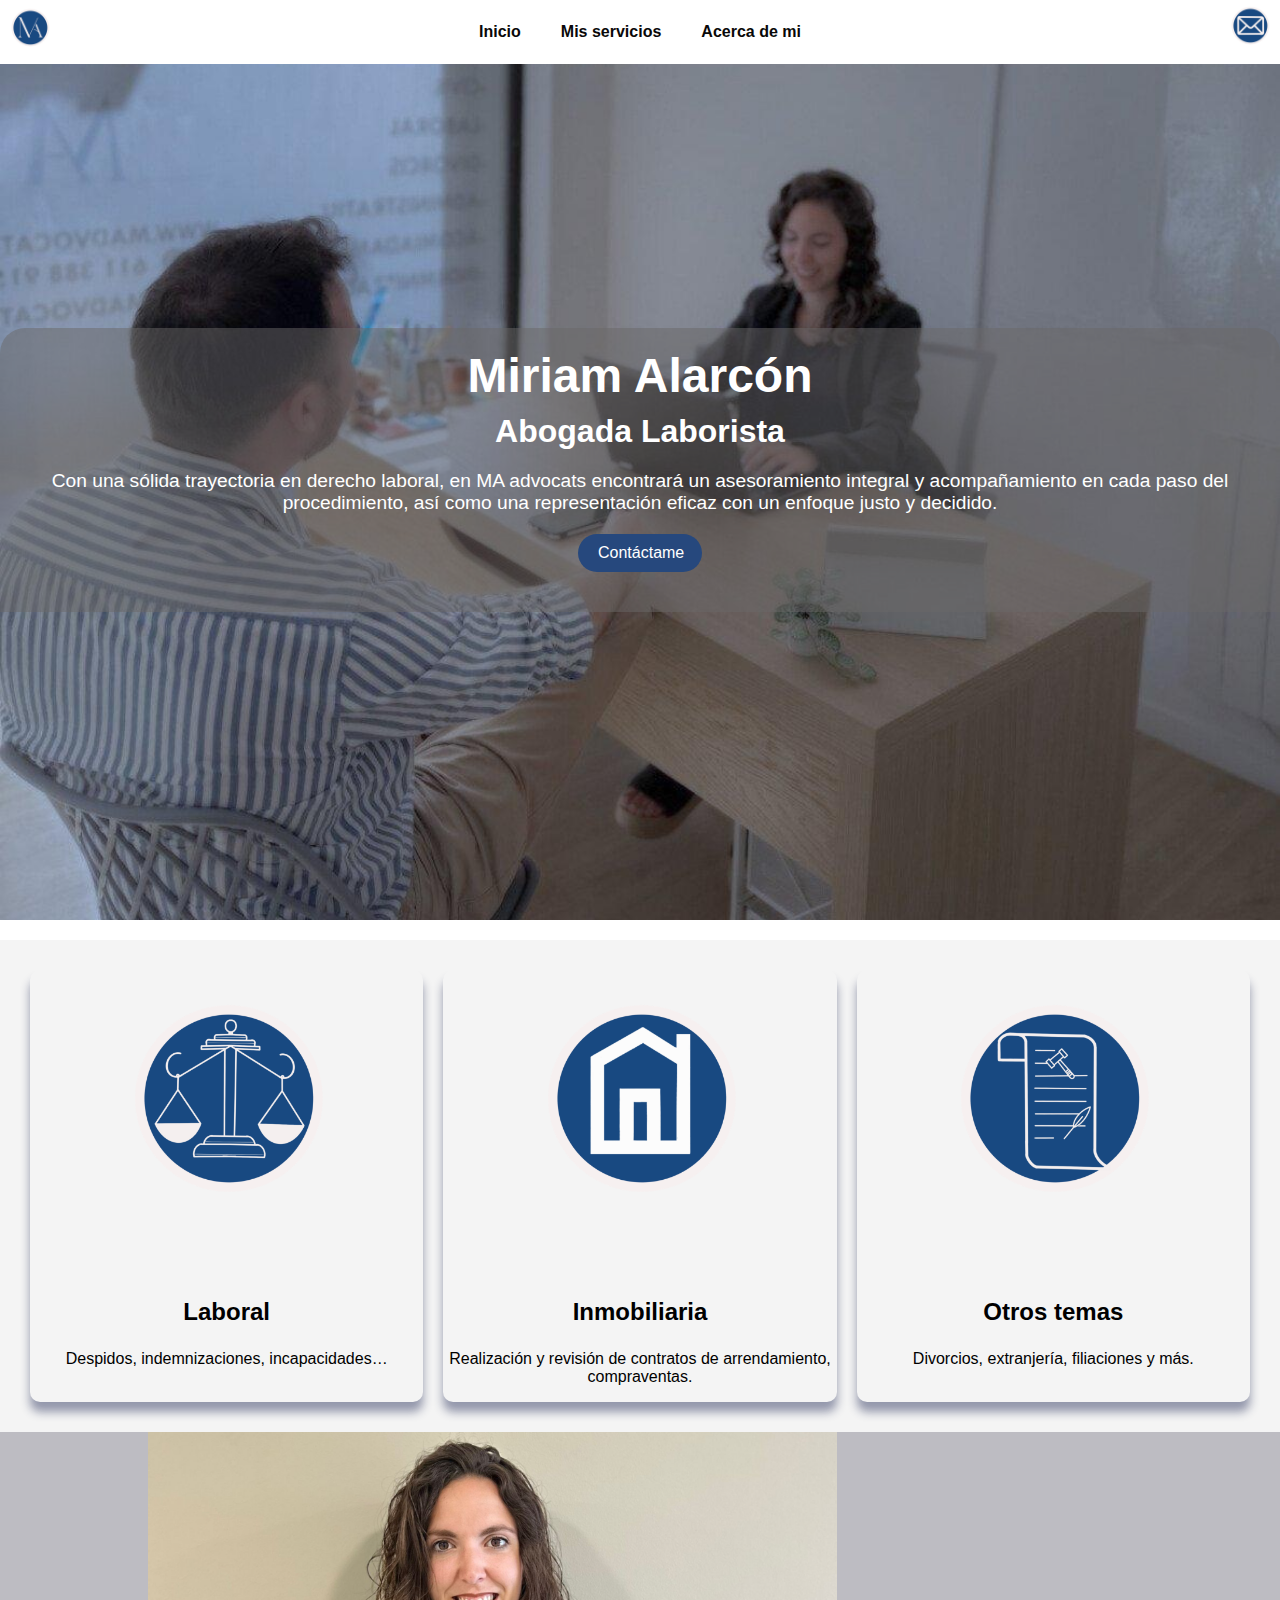
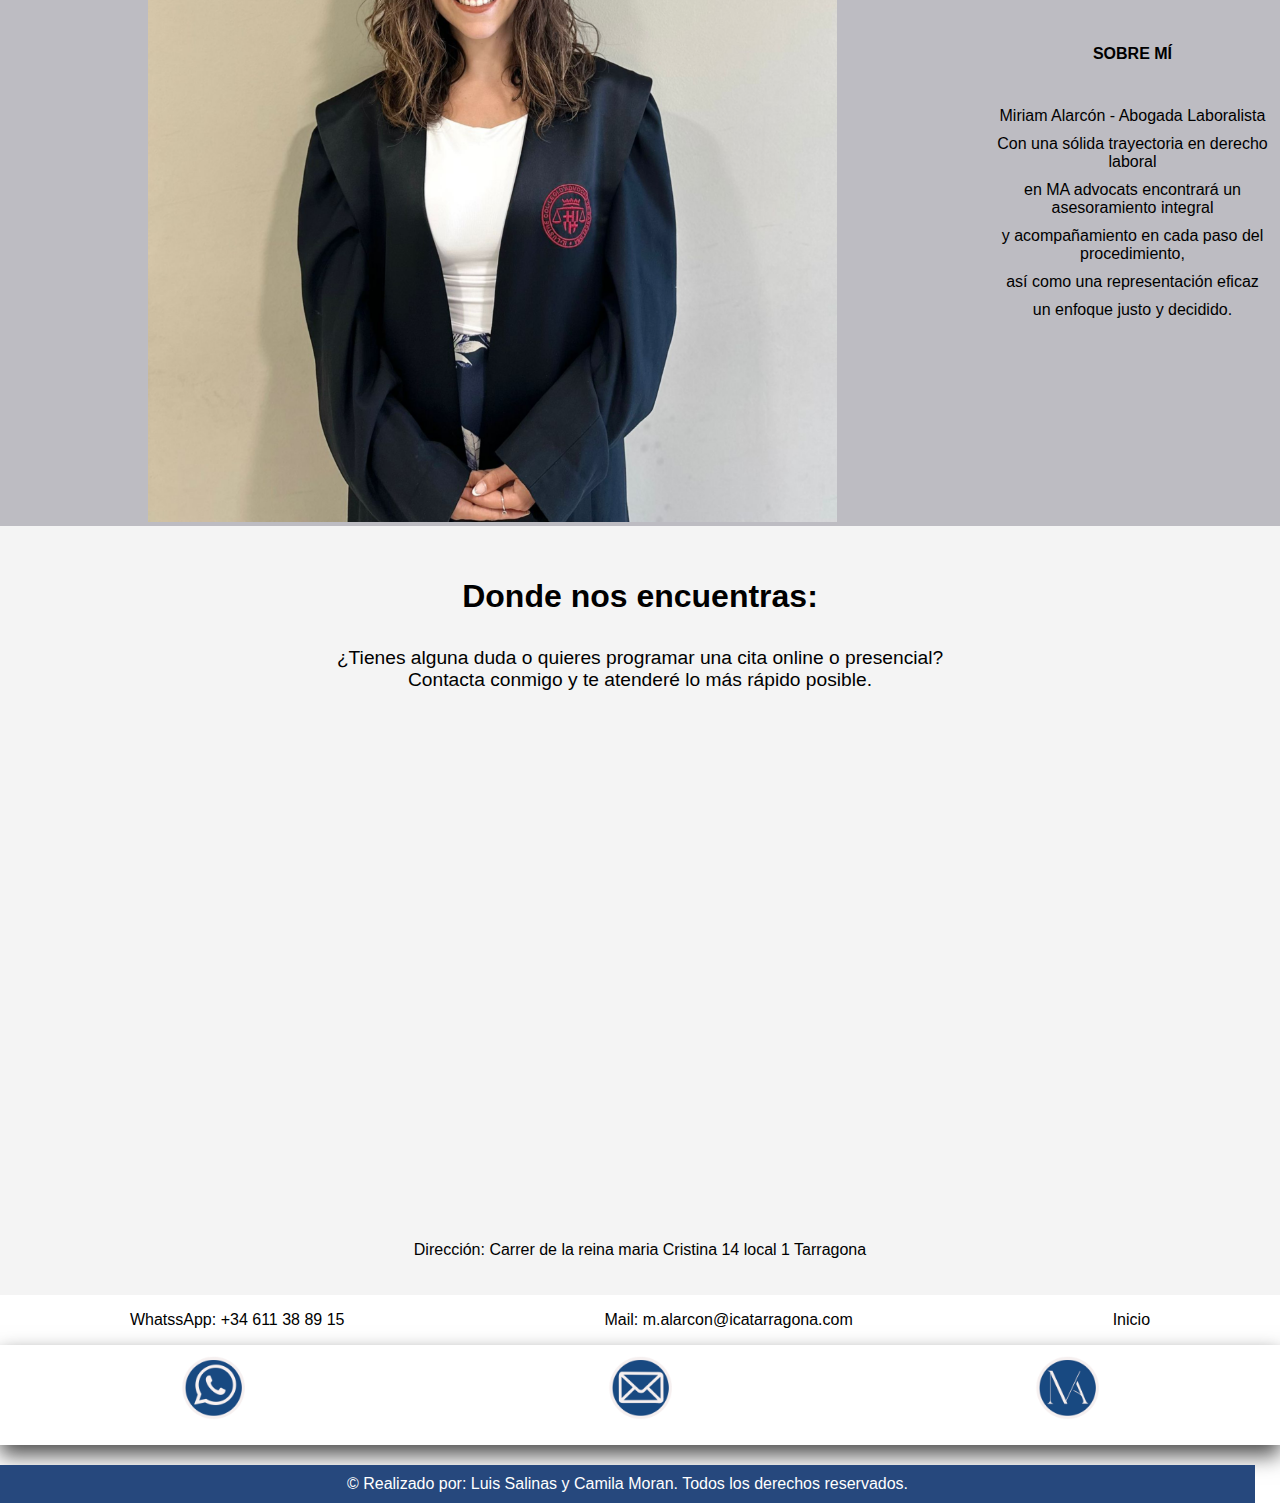
<file: index.html>
<!DOCTYPE html>
<html lang="es">
<head>
<meta charset="UTF-8">
<meta name="viewport" content="width=device-width, initial-scale=1.0">
<meta name="Realizado por :" content="Luis M Salinas y Camila Moran">
<title>Miriam Alarcon</title>
<link type="image/png" sizes="16x16" rel="icon" href="./img/iconopeq.png">
<link rel="stylesheet" href="./css/styles.css">
</head>
<body>
<header>
  <nav> <!-- Bloque 1 -->
    <img src="./img/logo.png" alt="logo">
    <ul class="navbar">
      
      <li><a href="#inicio">Inicio</a></li>
      <li><a href="#mis-servicios">Mis servicios</a></li>
      <li><a href="#sobre">Acerca de mi</a></li>
     </ul>
     <div class="mail">
    <a href="mailto:m.alarcon@icatarragona.com"><img src="./img/mail.png" alt="mail" title="Envia Mail"></a>
  </div>
  </nav>
</header>
<div class="hero" id="inicio"> <!-- Bloque 2 -->
  <div class="overlay">
    <h1>Miriam Alarcón</h1>
    <h2>Abogada Laborista</h2>
    <p>
      Con una sólida trayectoria en derecho laboral, en MA advocats encontrará 
      un asesoramiento integral y acompañamiento en cada paso del procedimiento,
       así como una representación eficaz con un enfoque justo y decidido.</p>
    <button id="contactButton" onclick="scrollToForm()">Contáctame</button>
  </div>
</div>
<div class="servicios" id="mis-servicios"> <!-- Bloque 3 -->
    <div class="izq">
        <img src="./img/justicia.png" width="300px" alt="docume">
        <center><p class="uno">Laboral</p>
            <p class="dos">
              Despidos, indemnizaciones, incapacidades…
              </p></center>
    </div>
    <div class="centro">
    <img src="./img/inmobiliaria.png" width="300px" alt="state">
    <center><p class="uno">Inmobiliaria</p>
    <p class="dos">Realización y revisión de contratos de arrendamiento, compraventas.
    </p></center>
    </div>
    <div class="der">
    <img src="./img/formu.png" width="300px" alt="justic">
        <center><p class="uno">Otros temas</p>
            <p class="dos">Divorcios, extranjería, filiaciones y más.</p>
        </center>
    </div>
</div>
<div class="sobre" id="sobre"> <!-- Bloque 4 -->
    <div class="acerca">
        <img src="./img/aboutme.png" alt="Foto">
    </div>
    <div class="sobre" id="Contactame">
        <ul>
            <p><b>SOBRE MÍ</b></p> <br>
            
            <li>Miriam Alarcón - Abogada Laboralista</li>
            <li>Con una sólida trayectoria en derecho laboral</li>
            <li>en MA advocats encontrará un asesoramiento integral</li>
            <li>y acompañamiento en cada paso del procedimiento,</li>
            <li>así como una representación eficaz </li>
            <li>un enfoque justo y decidido.</li>
        </ul>
    </div>
</div>

<script>
  function scrollToForm() {
      document.getElementById("Contactarme").scrollIntoView({ behavior: 'smooth' });
  }
  </script>

<div class="contacto" id="Contactarme"> <!-- Bloque 5 -->
<p class="uno">Donde nos encuentras:</p>
<p class="dos">¿Tienes alguna duda o quieres programar una cita online o presencial? <br>
    Contacta conmigo y te atenderé lo más rápido posible.</p>

        <iframe src="https://www.google.com/maps/embed?pb=!1m12!1m8!1m3!1d24741.05946695275!2d1.3897994930364936!3d41.143449066002724!3m2!1i1024!2i768!4f13.1!2m1!1sCarrer%20L%20Urbanizaci%C3%B3n%20Clarasol%20Torredembarra%2C%20Spain!5e0!3m2!1ses!2sus!4v1729521741193!5m2!1ses!2sus" width="900" height="600" style="border:0;" allowfullscreen="" loading="lazy" referrerpolicy="no-referrer-when-downgrade"></iframe>
        <p> Dirección: Carrer de la reina maria Cristina 14 local 1 Tarragona</p>
 </div>
 <div class="infomap">
  <p>WhatssApp: +34 611 38 89 15</p><p>Mail: m.alarcon@icatarragona.com</p><p>Inicio </p>
</div>
 <div class="bajoMapa">
 
  
 <a href="https://wa.me/+34611388915"><img src="./img/whats.png"alt="wahts" title="Enviar Mensaje"></a>
 
 
<a href="mailto:m.alarcon@icatarragona.com"><img src="./img/mail.png" alt="mail" title="Enviar Mail"></a>
 
 <a href="#inicio"><img src="./img/logo.png" alt="logo"></a>
 </div>
 <Footer>
  <div id="footer"> <!-- Bloque 7 -->
    <p><p>&copy; <span id="year"></span> Realizado por: Luis Salinas y Camila Moran. Todos los derechos reservados.</p></p>
</div>
 </Footer>   
</body>
</html>
</file>
<file: css/styles.css>
/* Estilos generales */
/* Bloque 1 */
body {
    font-family: Arial, sans-serif;
    margin: 0;
    padding: 0;
    box-sizing: border-box;
}

/* Estilos del encabezado y la barra de navegación */
header {
    background-color:#ffffff;
    color: rgb(0, 0, 0);
    padding:  0; /* Desde aqui */
    width: 100%;
    position: fixed; /* Fija el encabezado en la parte superior */
    top: 0;
    z-index: 1000; /* Asegura que el encabezado esté por encima de otros elementos */
    display: flex;
}
nav{
   display: flex ;
   justify-content: space-between;
   align-items: center;
    width: 100%;
}

.navbar {
    list-style-type: none;
    margin: 0;
    padding: 0;
    overflow: hidden;
    text-align: center;
    display: flex;
    flex-direction: row;
}

.navbar li {
    display: inline;
    padding: 0 20px;
}

.navbar a {
    color: rgb(9, 8, 8);
    text-decoration: none;
    font-weight: bold;
}

.navbar a:hover {
    text-decoration: underline;
}

.mailto a img { 
    width: 50px;
    height: 50px;
    border-radius: 50%;
    position: relative;
    transition-duration: 2s;
    
}
.mailto:hover{
    scale:2;
    background:#26487D;
    box-shadow: 0 0 10px #38539e;
}
img{
    width:60px ;
}
    /* Estilos de la sección hero */
    /* Bloque 2 */
.hero {
    position: relative;
    background: url('../img/banner.jpg') no-repeat center center/cover;
    height: 900px;
    color: white;
    text-align: center;
    display: flex;
    justify-content: center;
    align-items: center;
    margin-top: 20px;
    margin-bottom: 20px;
}

.overlay {
    background-color: rgba(105, 103, 103, 0.5);
    padding: 20px;
    border-top-right-radius: 25px;
    border-top-left-radius: 25px;
}

.hero h1 {
    font-size: 3em;
    margin: 0;
}

.hero h2 {
    font-size: 2em;
    margin: 10px 0;
}

.hero p {
    font-size: 1.2em;
}

.hero button {
    background-color:#26487D;
    color: white;
    border: none;
    padding: 10px 20px;
    font-size: 1em;
    cursor: pointer;
}

.hero button:hover {
    background-color: #091830e0;
}

/* Estilos de la sección de servicios */
/* Bloque 3 */
.servicios {
    display: flex;
    justify-content: space-around;
    padding: 20px;
    background-color: #f4f4f4;
    flex-wrap: wrap;
}

.servicios div {
    text-align: center;
    flex: 1 1 300px;
    margin: 10px;
    transition: transform 0.3s ease, box-shadow 0.3s ease;
    box-shadow: 0 10px 10px rgba(33, 42, 85, 0.455);
    border-radius: 10px;
}

.servicios div:hover {
    transform: scale(1.1); /* Aumenta el tamaño del elemento */
    /*box-shadow: 0 10px 20px rgba(0, 0, 0, 0.7); /* Añade una sombra */
}

.servicios img {
    width: 300px;
    height: 300px;
}

.servicios .uno {
    font-size: 1.5em;
    font-weight: bold;
}

.servicios .dos {
    font-size: 1em;
}
.bajoMapa{
    display: flex;
    box-shadow: 0 10px 20px rgba(0, 0, 0, 0.7);
    justify-content: space-around;
    align-items: center;
    width: 100%;
    


}
.bajoMapa img{
    width: 100px;
    height: 100px;
    display: flex;
    justify-content: space-around;

}
.infomap{
    display: flex;
    justify-items:flex-end;
    justify-content:space-around;
}

/* Media Queries para diseño responsive */
@media (max-width: 768px) {
    .servicios {
        flex-direction: column;
        align-items: center;
    }
}

/* Estilos de la sección sobre mí */
/* Bloque 4 */
.sobre {
    display: flex;
    align-items: center;
    text-align: center;
    background-color: #bdbcc2;
}
.acerca{
    width: 100%;
}
.acerca img {
    
   width: 70%;
    height: 70%;
}

.sobre ul {
    list-style-type: none;
    padding: 0;
}

.sobre ul li {
    margin: 10px 0;
}

/* Estilos de los botones de desplazamiento */
#scrollUpBtn, #scrollDownBtn {
    position: fixed;
    bottom: 20px;
    right: 20px;
    background-color: #333;
    color: white;
    border: none;
    padding: 10px;
    cursor: pointer;
    display: none;
}

#scrollUpBtn:hover, #scrollDownBtn:hover {
    background-color: #555;
}

/* Media Queries para diseño responsive */
@media (max-width: 768px) {
    .sobre {
        flex-direction: column;
        align-items: center;
    }
}

/* Estilos de la sección de contacto */
/* Bloque 5 */
.contacto {
    padding: 20px;
    background-color: #f4f4f4;
    text-align: center;;
}

.contacto .uno {
    font-size: 2em;
    font-weight: bold;
}

.contacto .dos {
    font-size: 1.2em;
    margin: 10px 0;
}

/* Estilos del iframe de Google Maps */
.contacto iframe {
    width: 90%;
    height: 500px;
    border: 1px solid black; /* Añade un borde de 1px sólido y negro */
    margin-top: 20px;
    
}

/* Media Queries para diseño responsive */
@media (max-width: 768px) {
    .contacto iframe {
        height: 400px;
    }
}

/* Estilo del Formulario */
/* Bloque 6 */


.container {
    max-width: 500px;
    margin: auto;
    background: white;
    padding: 20px;
    border-radius: 8px;
    box-shadow: 0 0 10px rgba(0, 0, 0, 0.5);
    background: linear-gradient(90deg, #00274d, #80c5e0); /* Degradado inicial */
    background-size: 200% 200%; /* Para animar el degradado */
    animation: gradientAnimation 6s ease infinite; /* Animación del degradado */
}

h1 {
    text-align: center;
}

label {
    margin-top: 10px;
    display: block;
}

input, textarea {
    width: 95%;
    padding: 10px;
    margin: 5px 0 15px;
    border: 1px solid #ccc;
    border-radius: 6px;
}

fieldset {
    border-radius: 12px;
}

button {
    width: 10%;
    padding: 10px;
    background-color:#26487D;
    color: white;
    border: none;
    border-radius: 124px;
    cursor: pointer;
    display: block; /* Asegúrate de que el botón sea un bloque para centrarlo */
    margin: 20px auto; /* Centra el botón con margen automático */
    
}

button:hover {
    background-color: #2f3f60;
}

#responseMessage {
    text-align: center;
    margin-top: 20px;
    color: rgb(67, 72, 140);
}

/* Estilos del pie de página */
/* Bloque 7 */
#footer {
    background-color:#26487D;
    color: white;
    text-align: center;
    padding: 10px 0;
    margin: 20px 25px 0 0;
}

#footer p {
    margin: 0;
}

#footer span {
    font-weight: bold;
}
</file>
